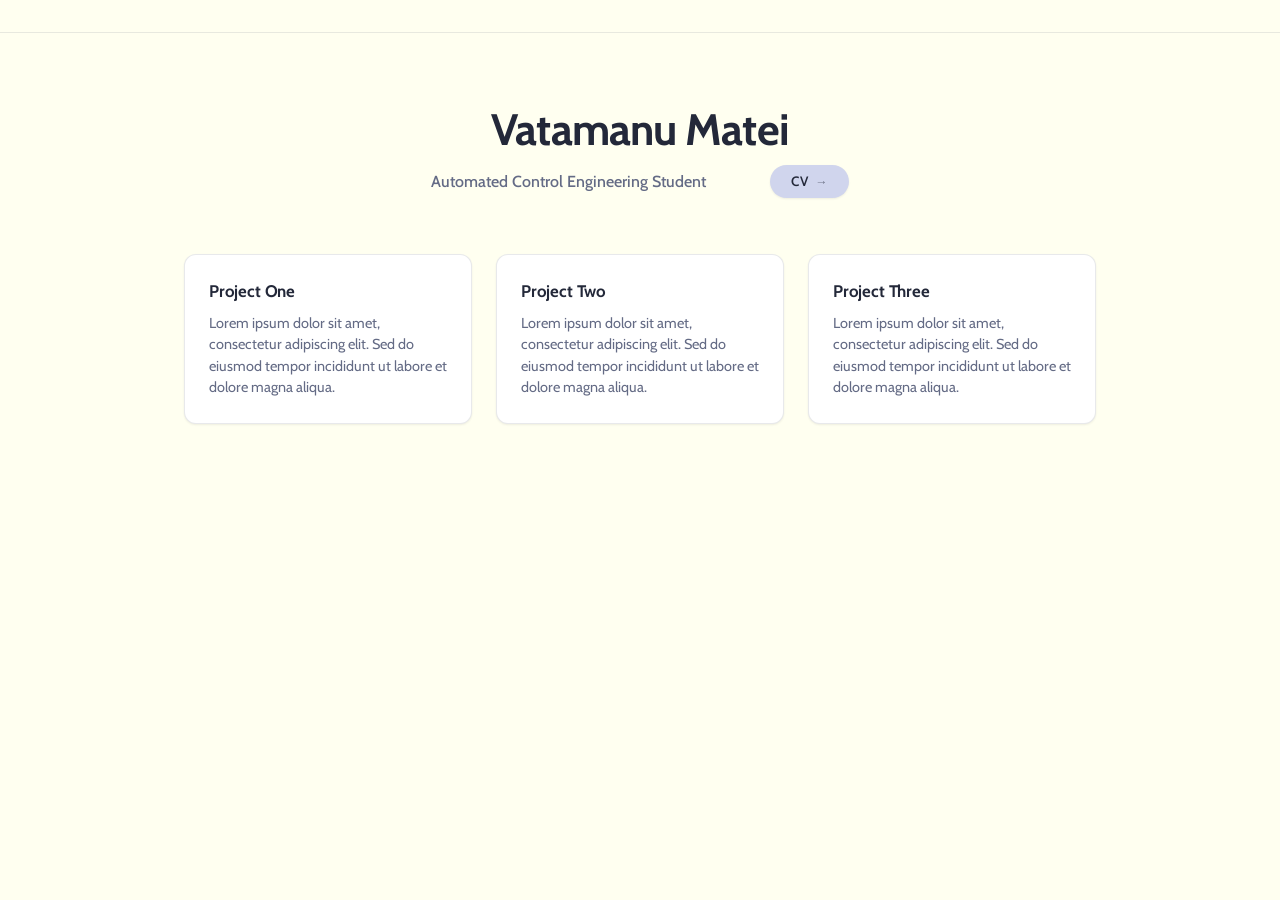
<file: index.html>
<html>
  <head>
    <title>Portofolio</title>
    <link rel="stylesheet" href="style.css" />
    <link rel="preconnect" href="https://fonts.googleapis.com" />
    <link rel="preconnect" href="https://fonts.gstatic.com" crossorigin />
    <link
      href="https://fonts.googleapis.com/css2?family=Cabin:ital,wght@0,400..700;1,400..700&display=swap"
      rel="stylesheet"
    />
  </head>
  <body>
    <header></header>
    <main>
      <div class="title">
        <h2>Vatamanu Matei</h2>
        <div class="subtitle">
          <h3>Automated Control Engineering Student</h3>
          <a href="cv.html"><button class="CV">CV</button></a>
        </div>
      </div>
      <div class="projects">
        <a class="project" href="#">
          <h3>Project One</h3>
          <p>
            Lorem ipsum dolor sit amet, consectetur adipiscing elit. Sed do
            eiusmod tempor incididunt ut labore et dolore magna aliqua.
          </p>
        </a>
        <a class="project" href="#">
          <h3>Project Two</h3>
          <p>
            Lorem ipsum dolor sit amet, consectetur adipiscing elit. Sed do
            eiusmod tempor incididunt ut labore et dolore magna aliqua.
          </p>
        </a>
        <a class="project" href="#">
          <h3>Project Three</h3>
          <p>
            Lorem ipsum dolor sit amet, consectetur adipiscing elit. Sed do
            eiusmod tempor incididunt ut labore et dolore magna aliqua.
          </p>
        </a>
      </div>
    </main>
  </body>
</html>
</file>
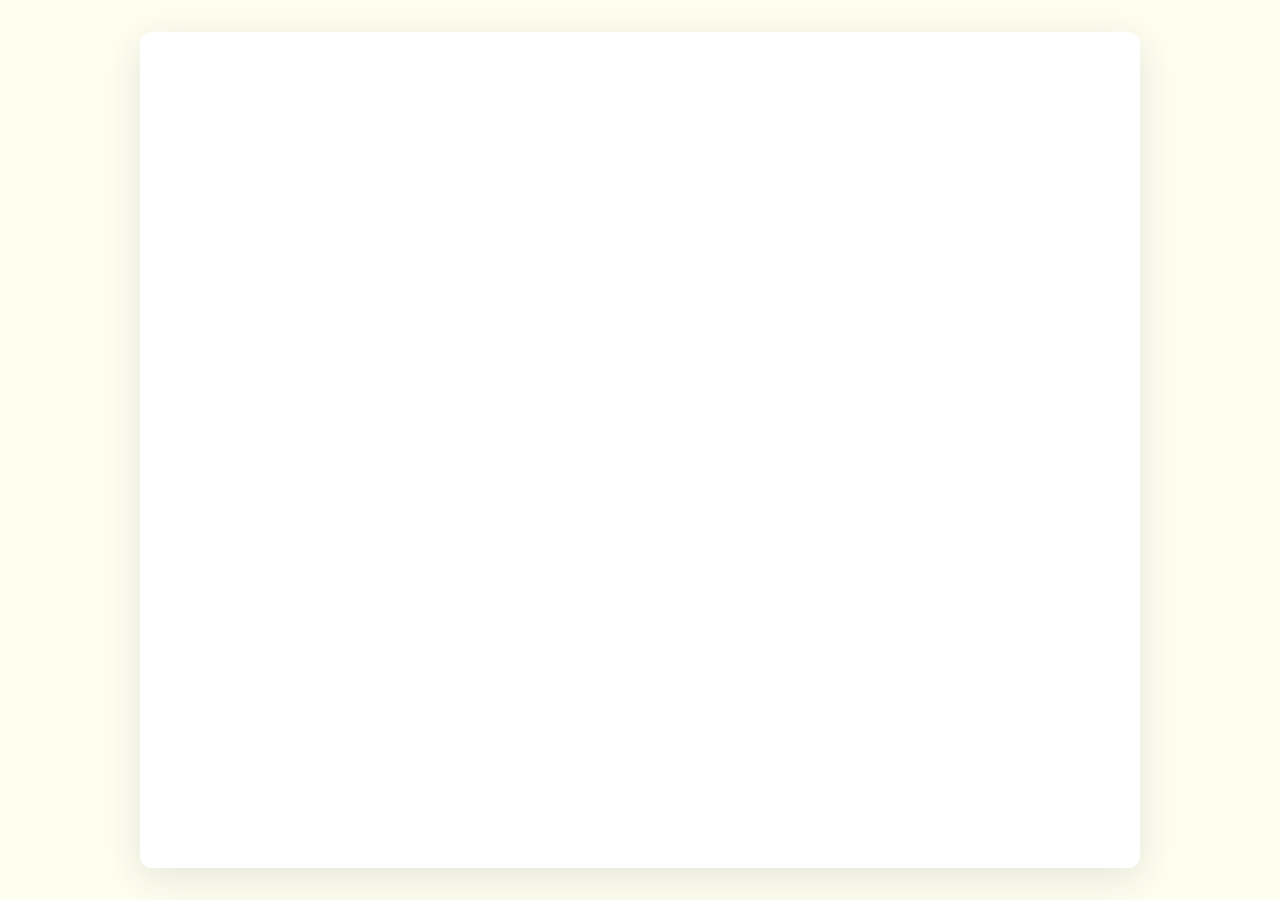
<file: cv.html>
<html>
  <head>
    <title>Portofolio</title>
    <link rel="stylesheet" href="style.css" />
    <link rel="preconnect" href="https://fonts.googleapis.com" />
    <link rel="preconnect" href="https://fonts.gstatic.com" crossorigin />
    <link
      href="https://fonts.googleapis.com/css2?family=Cabin:ital,wght@0,400..700;1,400..700&display=swap"
      rel="stylesheet"
    />
  </head>
  <body>
    <iframe src="CV_Vatamanu_Matei.pdf" width="1000px" height="1000px"></iframe>
  </body>
</html>
</file>
<file: style.css>
:root {
  --primary_bg_col: #fffff0;
  --secondary_col: #d0d5ed;
  --ink: #232839;
  --muted: #646b85;
  --line: rgba(35, 40, 57, 0.1);
  --radius: 999px;
}

* {
  box-sizing: border-box;
}

body {
  margin: 0;
  background-color: var(--primary_bg_col);
  font-family: "Cabin", sans-serif;
  color: var(--ink);
  line-height: 1.5;
  -webkit-font-smoothing: antialiased;
}

::selection {
  background-color: var(--secondary_col);
  color: var(--ink);
}

header {
  position: sticky;
  top: 0;
  z-index: 10;
  padding: 1rem 1.5rem;
  font-size: 0.75rem;
  font-weight: 600;
  letter-spacing: 0.16em;
  text-transform: uppercase;
  color: var(--muted);
  background-color: rgba(255, 255, 240, 0.8);
  border-bottom: 1px solid var(--line);
  backdrop-filter: blur(8px);
}

main {
  max-width: 960px;
  margin: 0 auto;
  padding: 4.5rem 1.5rem 6rem;
  display: flex;
  flex-direction: column;
  align-items: center;
}

.title {
  display: flex;
  align-items: center;
  flex-flow: column wrap;
  gap: 0.6rem;
  text-align: center;
}

.title h2 {
  margin: 0;
  font-size: clamp(2rem, 5vw, 2.75rem);
  font-weight: 700;
  letter-spacing: -0.02em;
  line-height: 1.15;
  text-wrap: balance;
}

.subtitle {
  display: flex;
  flex-flow: row wrap;
  justify-content: center;
  align-items: center;
  column-gap: clamp(2rem, 6vw, 4rem);
  row-gap: 0.75rem;
}

.title h3 {
  margin: 0;
  font-size: 1rem;
  font-weight: 500;
  color: var(--muted);
}

a {
  text-decoration: none;
  color: inherit;
}

.CV {
  display: inline-flex;
  align-items: center;
  gap: 0.45rem;
  font-family: inherit;
  font-size: 0.85rem;
  font-weight: 600;
  letter-spacing: 0.02em;
  line-height: 1;
  color: var(--ink);
  background-color: var(--secondary_col);
  border: 1px solid transparent;
  border-radius: var(--radius);
  padding: 0.55rem 1.25rem;
  cursor: pointer;
  box-shadow: 0 1px 2px rgba(35, 40, 57, 0.08);
  transition:
    background-color 0.2s ease,
    box-shadow 0.2s ease,
    transform 0.2s ease;
}

.CV::after {
  content: "→";
  font-size: 0.9em;
  opacity: 0.55;
}

.CV:hover {
  background-color: #bcc4e6;
  box-shadow: 0 4px 12px rgba(35, 40, 57, 0.14);
  transform: translateY(-1px);
}

.CV:active {
  box-shadow: 0 1px 2px rgba(35, 40, 57, 0.08);
  transform: translateY(0);
}

.CV:focus-visible {
  outline: 2px solid var(--ink);
  outline-offset: 3px;
}

iframe {
  display: block;
  width: 100%;
  max-width: 1000px;
  height: calc(100vh - 4rem);
  margin: 2rem auto;
  border: 0;
  border-radius: 12px;
  background-color: #ffffff;
  box-shadow: 0 10px 40px rgba(35, 40, 57, 0.12);
}

.hero {
  display: block;
  width: 100%;
  aspect-ratio: 16 / 7;
  object-fit: cover;
  margin-bottom: 2.5rem;
  border: 1px solid var(--line);
  border-radius: 12px;
  box-shadow: 0 4px 12px rgba(35, 40, 57, 0.08);
}

.projects {
  display: grid;
  grid-template-columns: repeat(auto-fit, minmax(240px, 1fr));
  gap: 1.5rem;
  width: 100%;
  margin-top: 3.5rem;
}

.project {
  display: flex;
  flex-direction: column;
  gap: 0.5rem;
  padding: 1.5rem;
  background-color: #ffffff;
  border: 1px solid var(--line);
  border-radius: 12px;
  box-shadow: 0 1px 2px rgba(35, 40, 57, 0.08);
  transition:
    border-color 0.2s ease,
    box-shadow 0.2s ease,
    transform 0.2s ease;
}

.project:hover {
  border-color: var(--secondary_col);
  box-shadow: 0 4px 12px rgba(35, 40, 57, 0.14);
  transform: translateY(-1px);
}

.project:focus-visible {
  outline: 2px solid var(--ink);
  outline-offset: 3px;
}

.project h3 {
  margin: 0;
  font-size: 1.05rem;
  font-weight: 700;
  letter-spacing: -0.01em;
}

.project p {
  margin: 0;
  font-size: 0.9rem;
  color: var(--muted);
}
</file>
